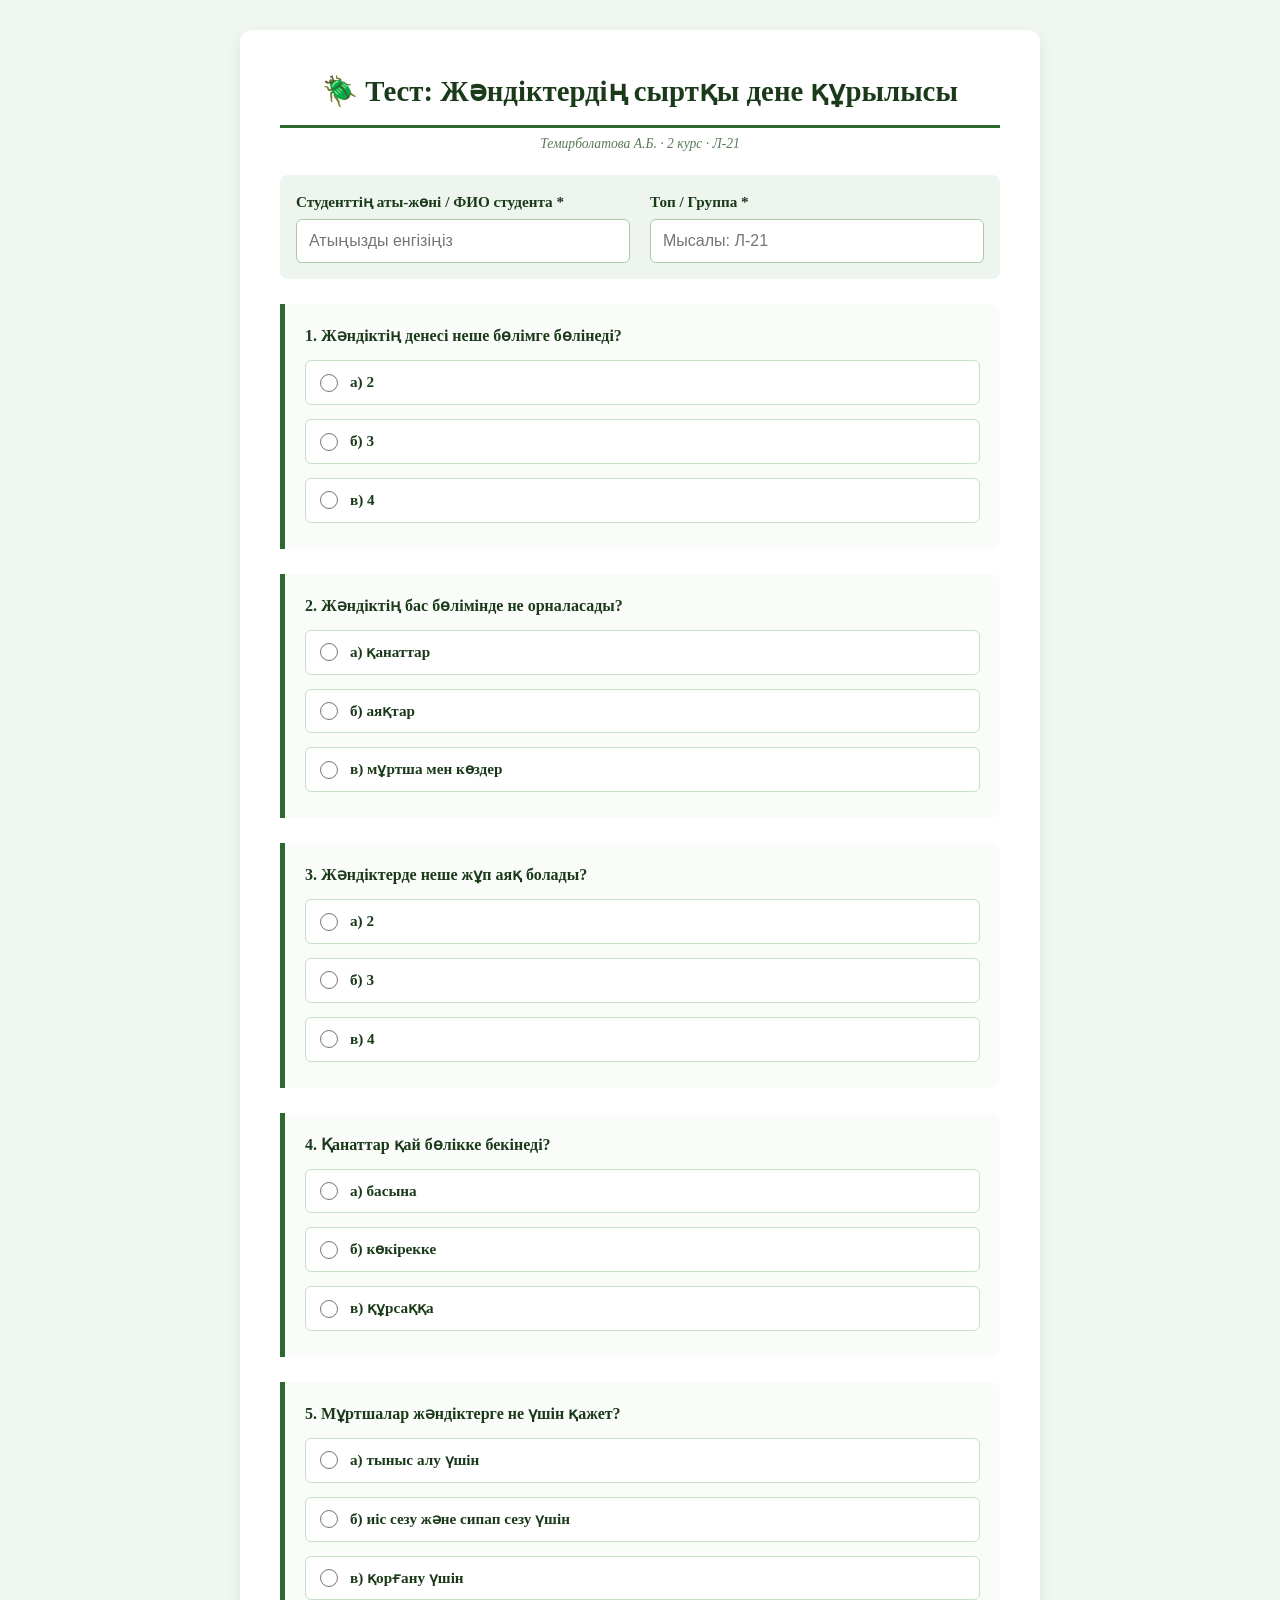
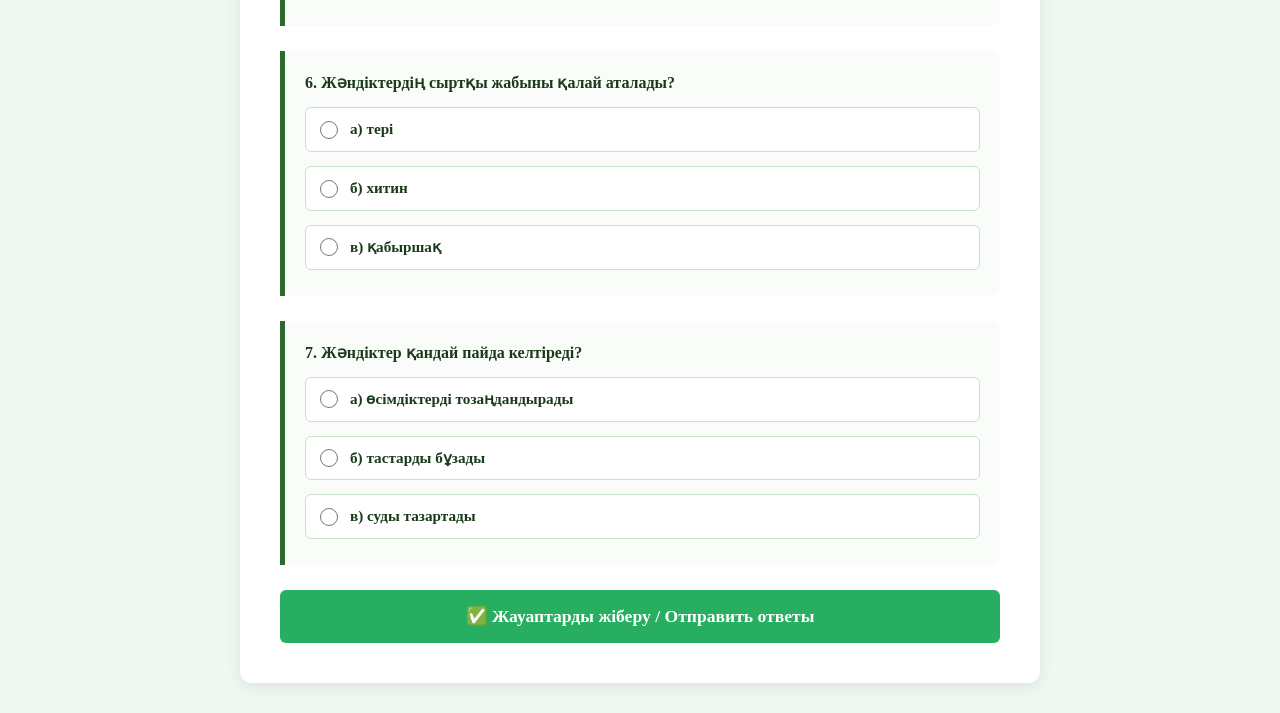
<file: test.html>
<!DOCTYPE html>
<html lang="kk">
<head>
    <meta charset="UTF-8">
    <meta name="viewport" content="width=device-width, initial-scale=1.0">
    <title>Тест: Жәндіктердің сыртқы дене құрылысы</title>
    <style>
        :root {
            --primary-color: #1a3a1a;
            --accent-color: #2d6a2d;
            --bg-color: #f0f7f0;
            --card-bg: #ffffff;
            --success-color: #27ae60;
        }
        * { box-sizing: border-box; margin: 0; padding: 0; }
        body {
            font-family: 'Times New Roman', Times, serif;
            background-color: var(--bg-color);
            padding: 12px;
            color: #333;
            user-select: none;
            line-height: 1.5;
        }
        .container {
            width: 100%;
            max-width: 800px;
            margin: 0 auto;
            background: var(--card-bg);
            padding: 20px;
            border-radius: 12px;
            box-shadow: 0 4px 15px rgba(0,0,0,0.08);
            position: relative;
        }
        h1 {
            text-align: center;
            color: var(--primary-color);
            border-bottom: 3px solid var(--accent-color);
            padding-bottom: 12px;
            font-size: clamp(1.2rem, 4vw, 1.8rem);
            margin-bottom: 20px;
        }
        .h1-sub {
            text-align: center;
            color: #5a7a5a;
            font-size: 0.85rem;
            margin-top: -14px;
            margin-bottom: 20px;
            font-style: italic;
        }
        .user-info {
            display: grid;
            grid-template-columns: 1fr;
            gap: 16px;
            margin-bottom: 25px;
            padding: 16px;
            background: #eef5ee;
            border-radius: 8px;
        }
        .input-group { display: flex; flex-direction: column; }
        label { font-weight: bold; margin-bottom: 6px; font-size: 0.95rem; color: var(--primary-color); }
        input[type="text"] {
            padding: 12px;
            border: 1px solid #a8c8a8;
            border-radius: 6px;
            font-size: 16px;
            width: 100%;
            background-color: #fff;
            transition: border-color 0.2s;
        }
        input[type="text"]:focus { border-color: var(--accent-color); outline: none; }
        .question {
            margin-bottom: 20px;
            padding: 16px;
            border-left: 5px solid var(--accent-color);
            background: #fafcfa;
            border-radius: 0 8px 8px 0;
        }
        .question p { font-weight: bold; margin-bottom: 12px; font-size: 1rem; color: var(--primary-color); }
        .options { display: flex; flex-direction: column; gap: 8px; }
        .option {
            display: flex;
            align-items: center;
            cursor: pointer;
            padding: 12px;
            border: 1px solid #c8e0c8;
            border-radius: 6px;
            background-color: #fff;
            transition: background 0.2s, border-color 0.2s;
            font-size: 0.95rem;
        }
        .option:hover { background: #f0f8f0; border-color: #8dc88d; }
        input[type="radio"] {
            margin-right: 12px; cursor: pointer;
            width: 18px; height: 18px; flex-shrink: 0;
            accent-color: var(--accent-color);
        }
        .btn-submit {
            display: block;
            width: 100%;
            padding: 16px;
            background-color: var(--success-color);
            color: white;
            border: none;
            border-radius: 6px;
            font-size: 1.1rem;
            font-weight: bold;
            cursor: pointer;
            transition: background 0.3s;
            margin-top: 20px;
            font-family: 'Times New Roman', Times, serif;
        }
        .btn-submit:hover:not(:disabled) { background-color: #219653; }
        .btn-submit:disabled { background-color: #bdc3c7; cursor: not-allowed; }
        #success-message {
            display: none;
            text-align: center;
            padding: 40px 10px;
        }
        #success-message h2 { color: var(--success-color); font-size: 1.6rem; margin-bottom: 12px; }
        #success-message .icon { font-size: 50px; margin-bottom: 15px; }
        #success-message p { margin-bottom: 8px; color: #555; }
        #loading-overlay {
            display: none;
            position: fixed;
            top: 0; left: 0;
            width: 100%; height: 100%;
            background: rgba(255,255,255,0.9);
            z-index: 1000;
            justify-content: center;
            align-items: center;
            flex-direction: column;
        }
        @media (min-width: 600px) {
            body { padding: 30px 20px; }
            .container { padding: 40px; }
            .user-info { grid-template-columns: 1fr 1fr; gap: 20px; }
            .question { padding: 20px; margin-bottom: 25px; }
            .option { padding: 10px 14px; }
        }
    </style>
</head>
<body oncontextmenu="return false;">

<div id="loading-overlay">
    <div style="font-size: 20px; font-weight: bold; color: var(--primary-color);">Жіберілуде / Отправка...</div>
</div>

<div class="container">
    <div id="quiz-content">
        <h1>🪲 Тест: Жәндіктердің сыртқы дене құрылысы</h1>
        <div class="h1-sub">Темирболатова А.Б. · 2 курс · Л-21</div>

        <form id="quizForm">
            <div class="user-info">
                <div class="input-group">
                    <label for="fio">Студенттің аты-жөні / ФИО студента *</label>
                    <input type="text" id="fio" name="fio" required placeholder="Атыңызды енгізіңіз">
                </div>
                <div class="input-group">
                    <label for="group">Топ / Группа *</label>
                    <input type="text" id="group" name="group" required placeholder="Мысалы: Л-21">
                </div>
            </div>

            <div id="questionsContainer"></div>

            <button type="submit" id="submitBtn" class="btn-submit">✅ Жауаптарды жіберу / Отправить ответы</button>
        </form>
    </div>

    <div id="success-message">
        <div class="icon">✅</div>
        <h2>Рахмет! Жауаптарыңыз қабылданды.</h2>
        <p>Спасибо! Результаты теста успешно отправлены преподавателю.</p>
        <p id="result-summary" style="font-weight: bold; font-size: 1.3em; margin-top: 15px; color: var(--primary-color);"></p>
        <button class="btn-submit" style="background-color: #1a3a1a; margin-top: 30px; max-width: 300px; margin-left: auto; margin-right: auto;" onclick="goToHome()">
            ← Басты бетке оралу / Вернуться на главную
        </button>
    </div>
</div>

<script>
    // 7 вопросов на казахском языке
    const questions = [
        {
            q: "1. Жәндіктің денесі неше бөлімге бөлінеді?",
            a: ["а) 2", "б) 3", "в) 4"],
            c: 1
        },
        {
            q: "2. Жәндіктің бас бөлімінде не орналасады?",
            a: ["а) қанаттар", "б) аяқтар", "в) мұртша мен көздер"],
            c: 2
        },
        {
            q: "3. Жәндіктерде неше жұп аяқ болады?",
            a: ["а) 2", "б) 3", "в) 4"],
            c: 1
        },
        {
            q: "4. Қанаттар қай бөлікке бекінеді?",
            a: ["а) басына", "б) көкірекке", "в) құрсаққа"],
            c: 1
        },
        {
            q: "5. Мұртшалар жәндіктерге не үшін қажет?",
            a: ["а) тыныс алу үшін", "б) иіс сезу және сипап сезу үшін", "в) қорғану үшін"],
            c: 1
        },
        {
            q: "6. Жәндіктердің сыртқы жабыны қалай аталады?",
            a: ["а) тері", "б) хитин", "в) қабыршақ"],
            c: 1
        },
        {
            q: "7. Жәндіктер қандай пайда келтіреді?",
            a: ["а) өсімдіктерді тозаңдандырады", "б) тастарды бұзады", "в) суды тазартады"],
            c: 0
        },
    ];

    const container = document.getElementById('questionsContainer');

    questions.forEach((item, index) => {
        const qDiv = document.createElement('div');
        qDiv.className = 'question';
        const qText = document.createElement('p');
        qText.innerText = item.q;
        qDiv.appendChild(qText);
        const optionsDiv = document.createElement('div');
        optionsDiv.className = 'options';
        item.a.forEach((ans, ai) => {
            const label = document.createElement('label');
            label.className = 'option';
            const radio = document.createElement('input');
            radio.type = 'radio';
            radio.name = `q${index}`;
            radio.value = String(ai);
            radio.required = true;
            label.appendChild(radio);
            label.appendChild(document.createTextNode(ans));
            optionsDiv.appendChild(label);
        });
        qDiv.appendChild(optionsDiv);
        container.appendChild(qDiv);
    });

    // Блокировка инструментов разработчика
    document.onkeydown = function(e) {
        if (e.keyCode === 123) return false;
        if (e.ctrlKey && e.shiftKey && ['I','J','C'].includes(String.fromCharCode(e.keyCode))) return false;
        if (e.ctrlKey && e.keyCode === 85) return false;
    };

    const WEB_APP_URL = 'https://script.google.com/macros/s/AKfycbwLrytzhyRd5CZG2nE3XM2Cia972Xs0aCIXBoB-n-Or2usLpM6y9qpHyVfRZGKrJK5yRw/exec';

    document.getElementById('quizForm').onsubmit = function(e) {
        e.preventDefault();
        const submitBtn = document.getElementById('submitBtn');
        submitBtn.disabled = true;
        submitBtn.innerText = "Жіберілуде / Отправка...";
        document.getElementById('loading-overlay').style.display = 'flex';

        const formData = new FormData(this);
        const data = { fio: formData.get('fio'), group: formData.get('group') };

        let score = 0;
        questions.forEach((item, index) => {
            const chosen = formData.get(`q${index}`);
            if (chosen !== null && parseInt(chosen) === item.c) score++;
            data[`q${index}`] = chosen !== null ? item.a[parseInt(chosen)] : 'Таңдалмаған';
        });
        data.score = score;
        data.total = questions.length;
        data.subject = 'Жәндіктердің сыртқы дене құрылысы';
        data.date = new Date().toLocaleString('ru-KZ');

        fetch(WEB_APP_URL, {
            method: 'POST',
            mode: 'no-cors',
            cache: 'no-cache',
            headers: { 'Content-Type': 'application/json' },
            body: JSON.stringify(data)
        }).then(() => {
            document.getElementById('quiz-content').style.display = 'none';
            document.getElementById('loading-overlay').style.display = 'none';
            document.getElementById('success-message').style.display = 'block';
            document.getElementById('result-summary').innerText =
                `Нәтиже / Результат: ${score} из ${questions.length} (${Math.round(score/questions.length*100)}%)`;
        }).catch(err => {
            console.error(err);
            alert('Қате / Ошибка при отправке. Попробуйте ещё раз.');
            submitBtn.disabled = false;
            submitBtn.innerText = "✅ Жауаптарды жіберу / Отправить ответы";
            document.getElementById('loading-overlay').style.display = 'none';
        });
    };

    function goToHome() {
        window.location.href = "index.html";
    }
</script>
</body>
</html>
</file>
